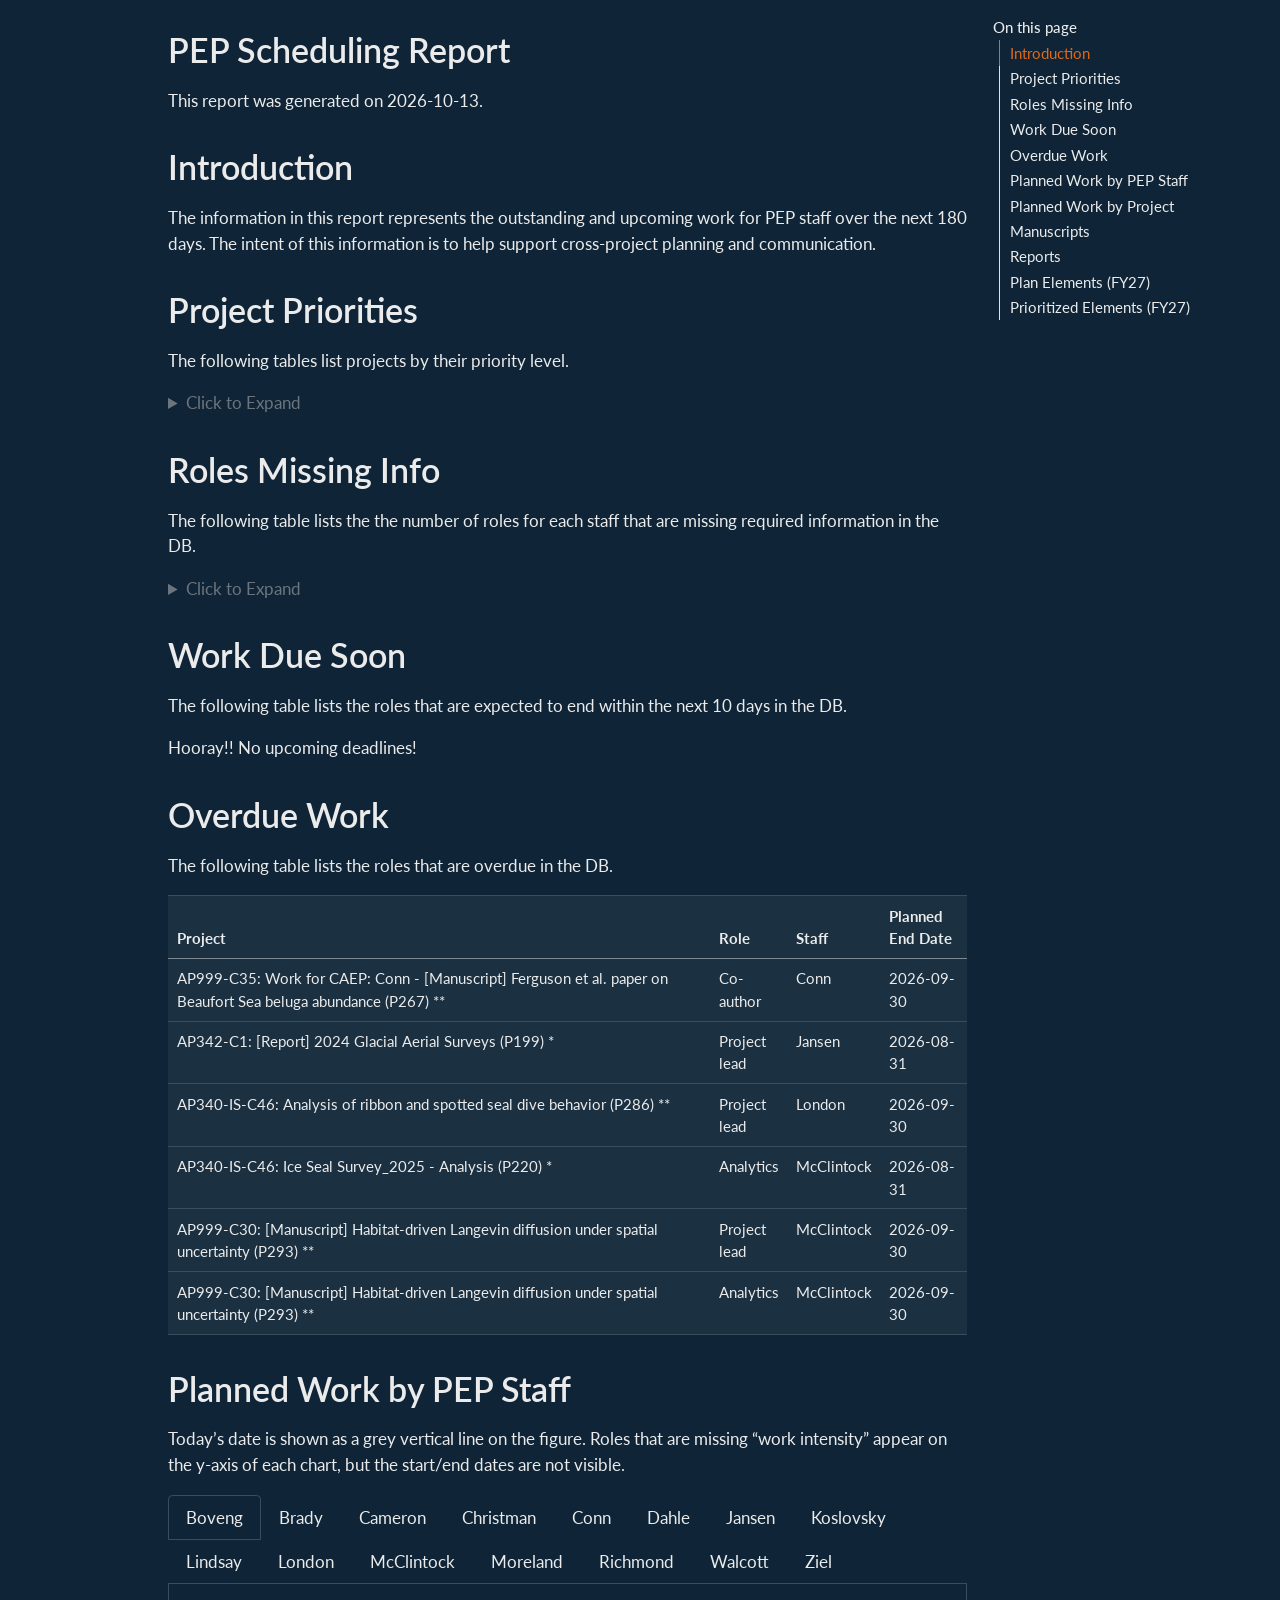
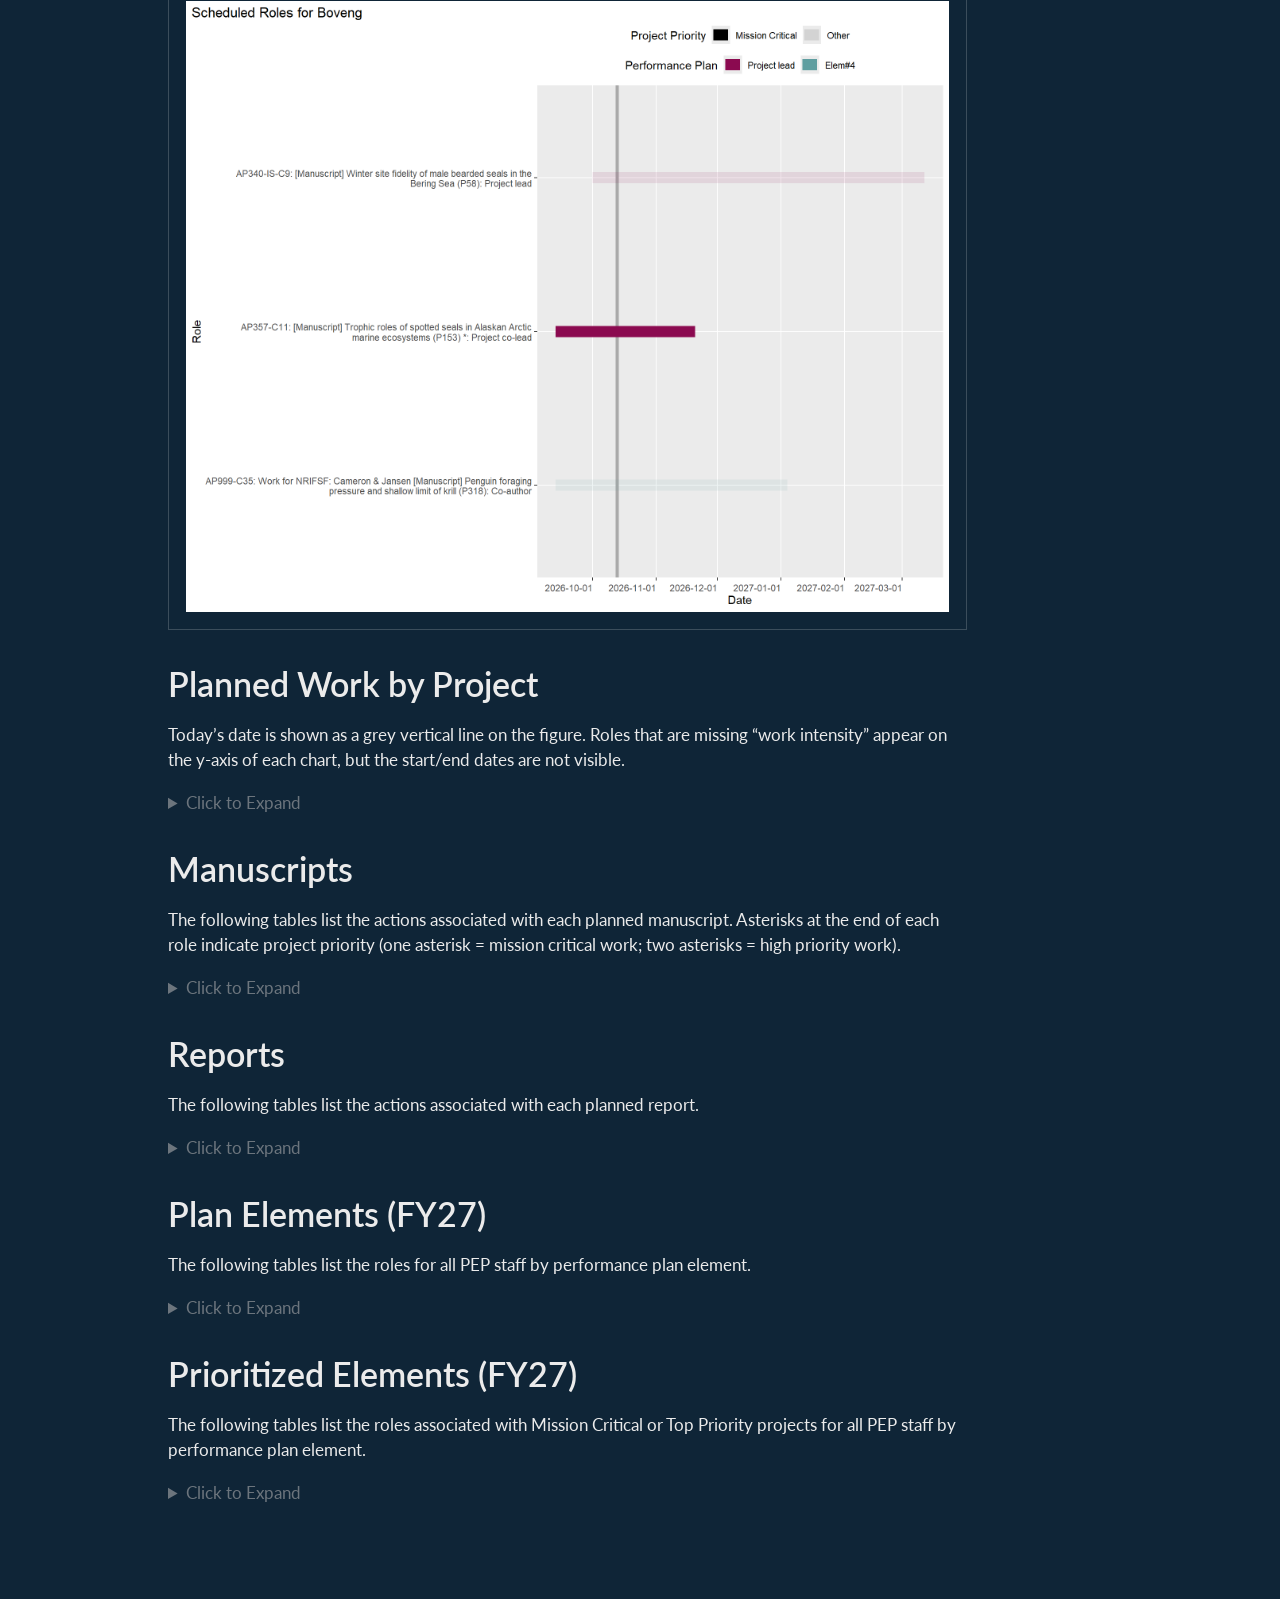
<file: SchedulingReport/docs/index.html>
<html xmlns="http://www.w3.org/1999/xhtml">    
  <head>      
    <title>Redirect to SchedulingReport.html</title>      
    <meta http-equiv="refresh" content="0;URL='SchedulingReport.html'" />    
  </head>    
  <body> 
  </body>  
</html>
</file>
